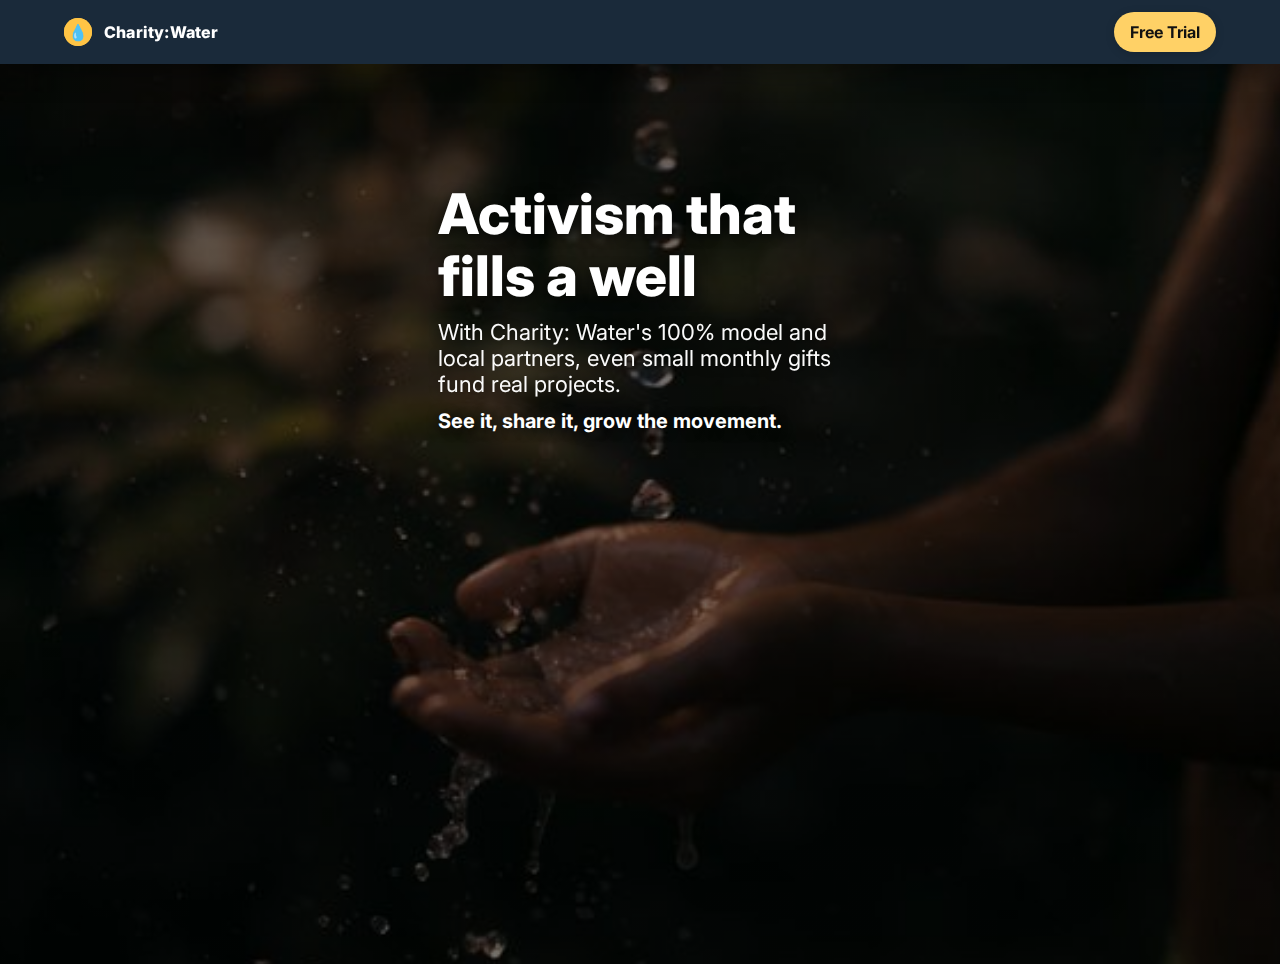
<file: index.html>
<!DOCTYPE html>
<html lang="en">
<head>
  <meta charset="utf-8" />
  <meta name="viewport" content="width=device-width, initial-scale=1" />
  <title>Charity:Water – Landing</title>
  <!-- Google Font -->
  <link rel="preconnect" href="https://fonts.gstatic.com" crossorigin>
  <link href="https://fonts.googleapis.com/css2?family=Inter:wght@400;600;700;800&display=swap" rel="stylesheet">
  <style>
    :root{
      --navy:#1a2a3a; /* darker header */
      --accent:#ffd166; /* pill button */
      --text:#ffffff;   /* hero text */
      --shadow:0 6px 30px rgba(0,0,0,.35);
      --maxw:1200px;
    }
    *{box-sizing:border-box}
    html,body{height:100%;}
    body{
      margin:0; font-family:Inter, system-ui, -apple-system, Segoe UI, Roboto, Arial, sans-serif; color:#111;
    }
    /* Top Bar */
    .topbar{position:sticky; top:0; z-index:10; background:var(--navy); color:var(--text); height:64px; box-shadow:var(--shadow);}
    .container{max-width:var(--maxw); margin:0 auto; padding:0 24px;}
    .topbar .container{height:100%; display:flex; align-items:center; justify-content:space-between;}
    .brand{display:flex; align-items:center; gap:12px; font-weight:800; letter-spacing:.2px;}
    .brand .logo{display:inline-grid; place-items:center; width:28px; height:28px; border-radius:50%; background:#ffc445; color:#222; font-size:16px; font-weight:900;}
    .btn-pill{display:inline-block; padding:10px 16px; border-radius:9999px; background:var(--accent); color:#111; font-weight:700; text-decoration:none; transition:filter .15s ease, transform .06s ease; box-shadow:0 2px 10px rgba(0,0,0,.15)}
    .btn-pill:hover{filter:brightness(.95)}
    .btn-pill:active{transform:translateY(1px)}

    /* Hero */
    .hero{min-height:100vh; display:grid; place-items:center; color:var(--text); text-align:left; position:relative; overflow:hidden;}
    .hero::before{ /* background image with dark gradient overlay */
      content:""; position:absolute; inset:0;
        background:
          linear-gradient(to bottom, rgba(0,0,0,.55), rgba(0,0,0,.55)),
          url("water.jpeg") center / cover no-repeat; /* <-- replace path as needed */
        filter:saturate(.95);
        transform:scale(1.02); /* subtle zoom to avoid edges */
    }
    .hero__content{position:relative; z-index:1; max-width:500px; margin:0; padding:56px 24px 56px 48px; text-shadow:0 2px 12px rgba(0,0,0,.6); align-self:flex-start; padding-top:120px;}    
    h1{margin:0 0 12px; font-weight:800; line-height:1.1; font-size:clamp(32px, 6vw, 56px);}    
    .subhead{margin:0; max-width:600px; font-size:clamp(16px, 2.2vw, 22px); opacity:.98;}
    .kicker{margin:12px 0 0 0; font-weight:700; font-size:clamp(16px, 2vw, 20px);}  

    /* Footer placeholder */
    footer{display:none;}

    /* Responsive */
    @media (max-width: 1023px){
      .hero__content{text-align:left; padding-left:24px}
    }
  </style>
</head>
<body>
  <header class="topbar" role="banner">
    <div class="container">
      <div class="brand" aria-label="Charity:Water">
  <span class="logo">
    <span class="logo" aria-hidden="true">💧</span>
  </span>
  <span>Charity:Water</span>
</div>
      <nav aria-label="Primary">
        <a class="btn-pill" href="#trial">Free Trial</a>
      </nav>
    </div>
  </header>

  <main>
    <section class="hero" role="region" aria-label="Intro">
      <div class="hero__content">
        <h1>Activism that fills a well</h1>
        <p class="subhead">With Charity: Water's 100% model and local partners, even small monthly gifts fund real projects.</p>
        <p class="kicker">See it, share it, grow the movement.</p>
      </div>
    </section>
  </main>

  <footer>
    <small>© <span id="yr"></span> Charity:Water — demo landing page</small>
  </footer>

  <script>
    document.getElementById('yr').textContent = new Date().getFullYear();
  </script>
</body>
</html>
</file>
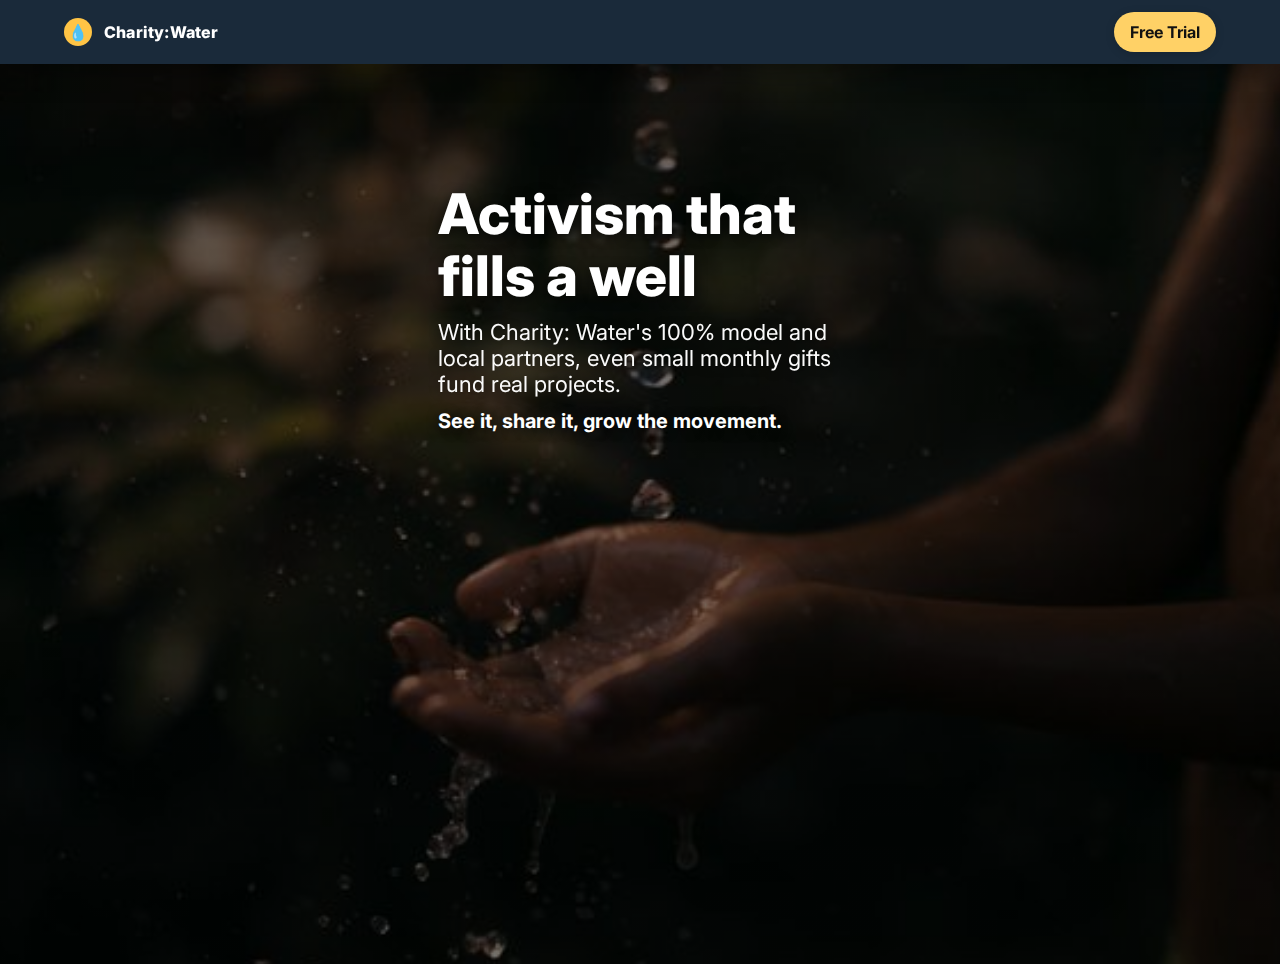
<file: charity-water-landing/src/index.html>
<!DOCTYPE html>
<html lang="en">
<head>
  <meta charset="utf-8" />
  <meta name="viewport" content="width=device-width, initial-scale=1" />
  <title>Charity:Water – Landing</title>
  <!-- Google Font -->
  <link rel="preconnect" href="https://fonts.gstatic.com" crossorigin>
  <link href="https://fonts.googleapis.com/css2?family=Inter:wght@400;600;700;800&display=swap" rel="stylesheet">
  <style>
    :root{
      --navy:#1a2a3a; /* darker header */
      --accent:#ffd166; /* pill button */
      --text:#ffffff;   /* hero text */
      --shadow:0 6px 30px rgba(0,0,0,.35);
      --maxw:1200px;
    }
    *{box-sizing:border-box}
    html,body{height:100%;}
    body{
      margin:0; font-family:Inter, system-ui, -apple-system, Segoe UI, Roboto, Arial, sans-serif; color:#111;
    }
    /* Top Bar */
    .topbar{position:sticky; top:0; z-index:10; background:var(--navy); color:var(--text); height:64px; box-shadow:var(--shadow);}
    .container{max-width:var(--maxw); margin:0 auto; padding:0 24px;}
    .topbar .container{height:100%; display:flex; align-items:center; justify-content:space-between;}
    .brand{display:flex; align-items:center; gap:12px; font-weight:800; letter-spacing:.2px;}
    .brand .logo{display:inline-grid; place-items:center; width:28px; height:28px; border-radius:50%; background:#ffc445; color:#222; font-size:16px; font-weight:900;}
    .btn-pill{display:inline-block; padding:10px 16px; border-radius:9999px; background:var(--accent); color:#111; font-weight:700; text-decoration:none; transition:filter .15s ease, transform .06s ease; box-shadow:0 2px 10px rgba(0,0,0,.15)}
    .btn-pill:hover{filter:brightness(.95)}
    .btn-pill:active{transform:translateY(1px)}

    /* Hero */
    .hero{min-height:100vh; display:grid; place-items:center; color:var(--text); text-align:left; position:relative; overflow:hidden;}
    .hero::before{ /* background image with dark gradient overlay */
      content:""; position:absolute; inset:0;
        background:
          linear-gradient(to bottom, rgba(0,0,0,.55), rgba(0,0,0,.55)),
          url("water.jpeg") center / cover no-repeat; /* <-- replace path as needed */
        filter:saturate(.95);
        transform:scale(1.02); /* subtle zoom to avoid edges */
    }
    .hero__content{position:relative; z-index:1; max-width:500px; margin:0; padding:56px 24px 56px 48px; text-shadow:0 2px 12px rgba(0,0,0,.6); align-self:flex-start; padding-top:120px;}    
    h1{margin:0 0 12px; font-weight:800; line-height:1.1; font-size:clamp(32px, 6vw, 56px);}    
    .subhead{margin:0; max-width:600px; font-size:clamp(16px, 2.2vw, 22px); opacity:.98;}
    .kicker{margin:12px 0 0 0; font-weight:700; font-size:clamp(16px, 2vw, 20px);}  

    /* Footer placeholder */
    footer{display:none;}

    /* Responsive */
    @media (max-width: 1023px){
      .hero__content{text-align:left; padding-left:24px}
    }
  </style>
</head>
<body>
  <header class="topbar" role="banner">
    <div class="container">
      <div class="brand" aria-label="Charity:Water">
        <span class="logo" aria-hidden="true">💧</span>
        <span>Charity:Water</span>
      </div>
      <nav aria-label="Primary">
        <a class="btn-pill" href="#trial">Free Trial</a>
      </nav>
    </div>
  </header>

  <main>
    <section class="hero" role="region" aria-label="Intro">
      <div class="hero__content">
        <h1>Activism that fills a well</h1>
        <p class="subhead">With Charity: Water's 100% model and local partners, even small monthly gifts fund real projects.</p>
        <p class="kicker">See it, share it, grow the movement.</p>
      </div>
    </section>
  </main>

  <footer>
    <small>© <span id="yr"></span> Charity:Water — demo landing page</small>
  </footer>

  <script>
    document.getElementById('yr').textContent = new Date().getFullYear();
  </script>
</body>
</html>
</file>
